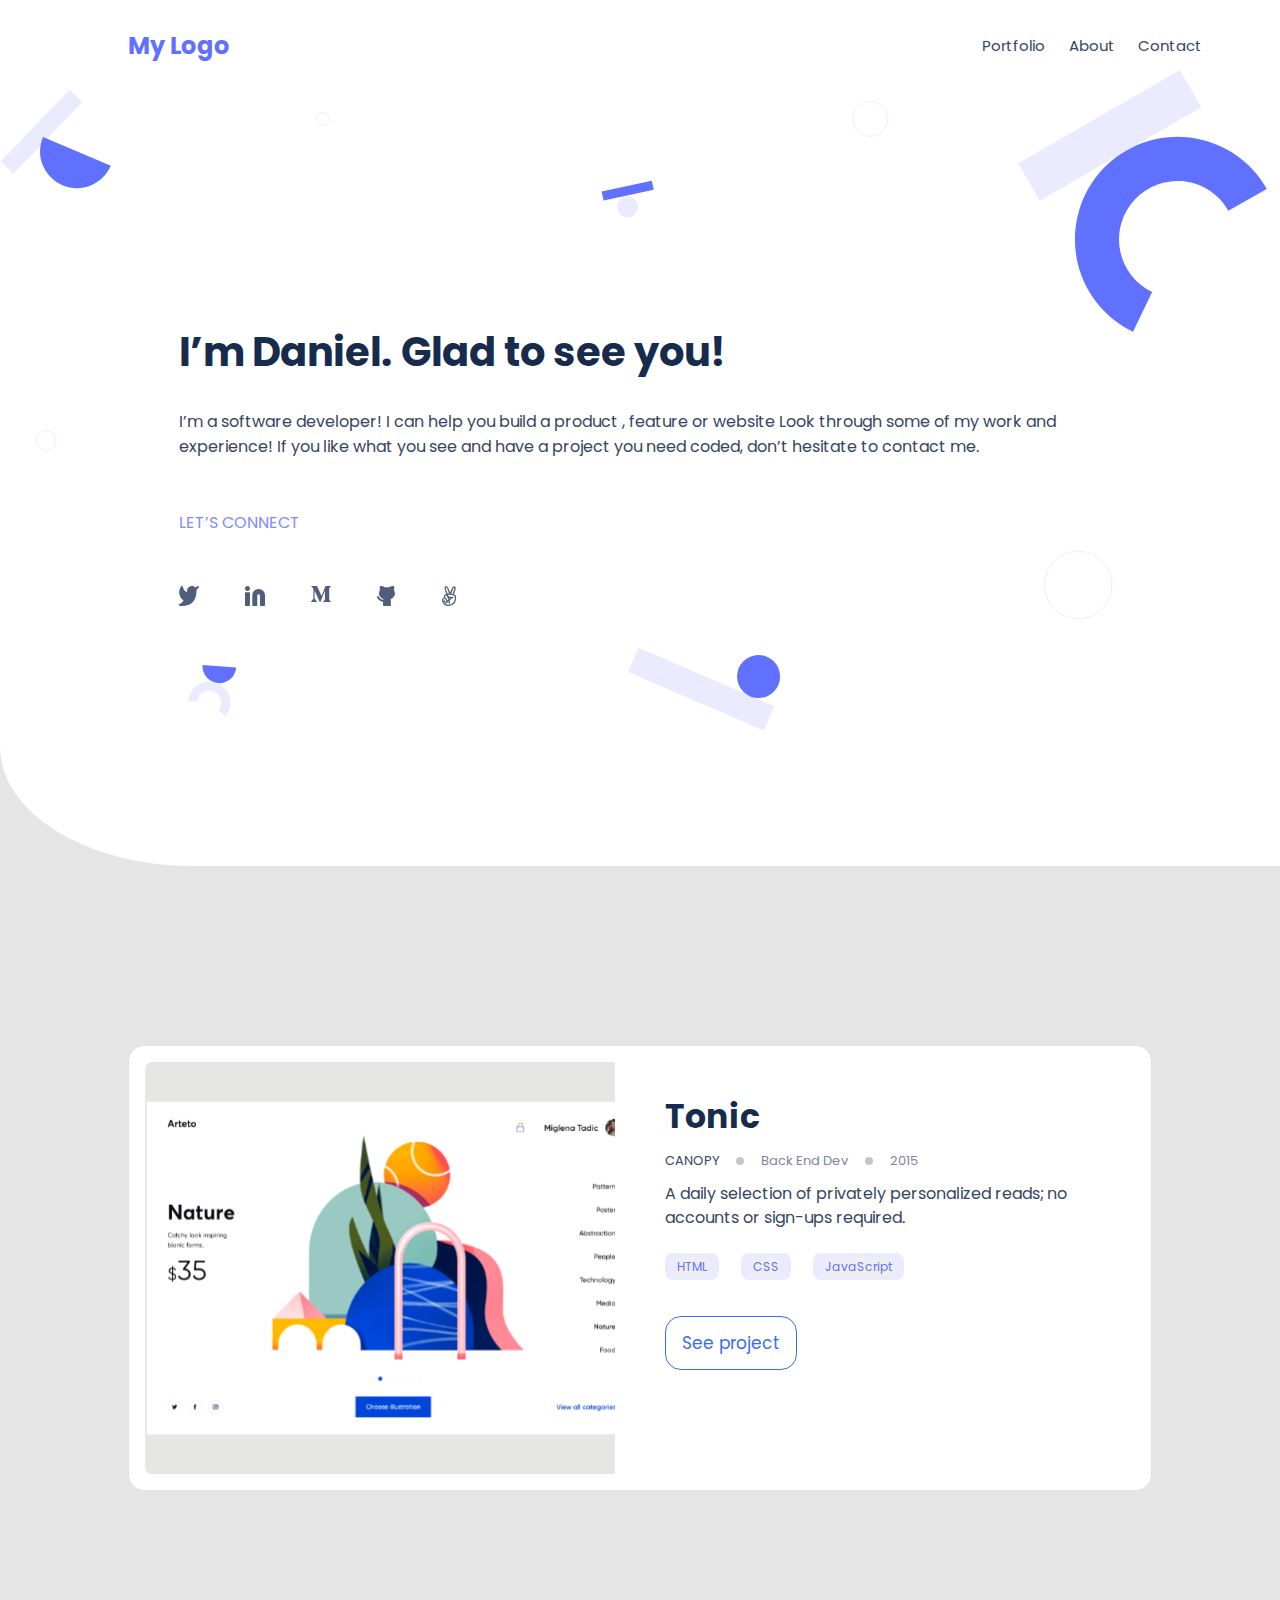
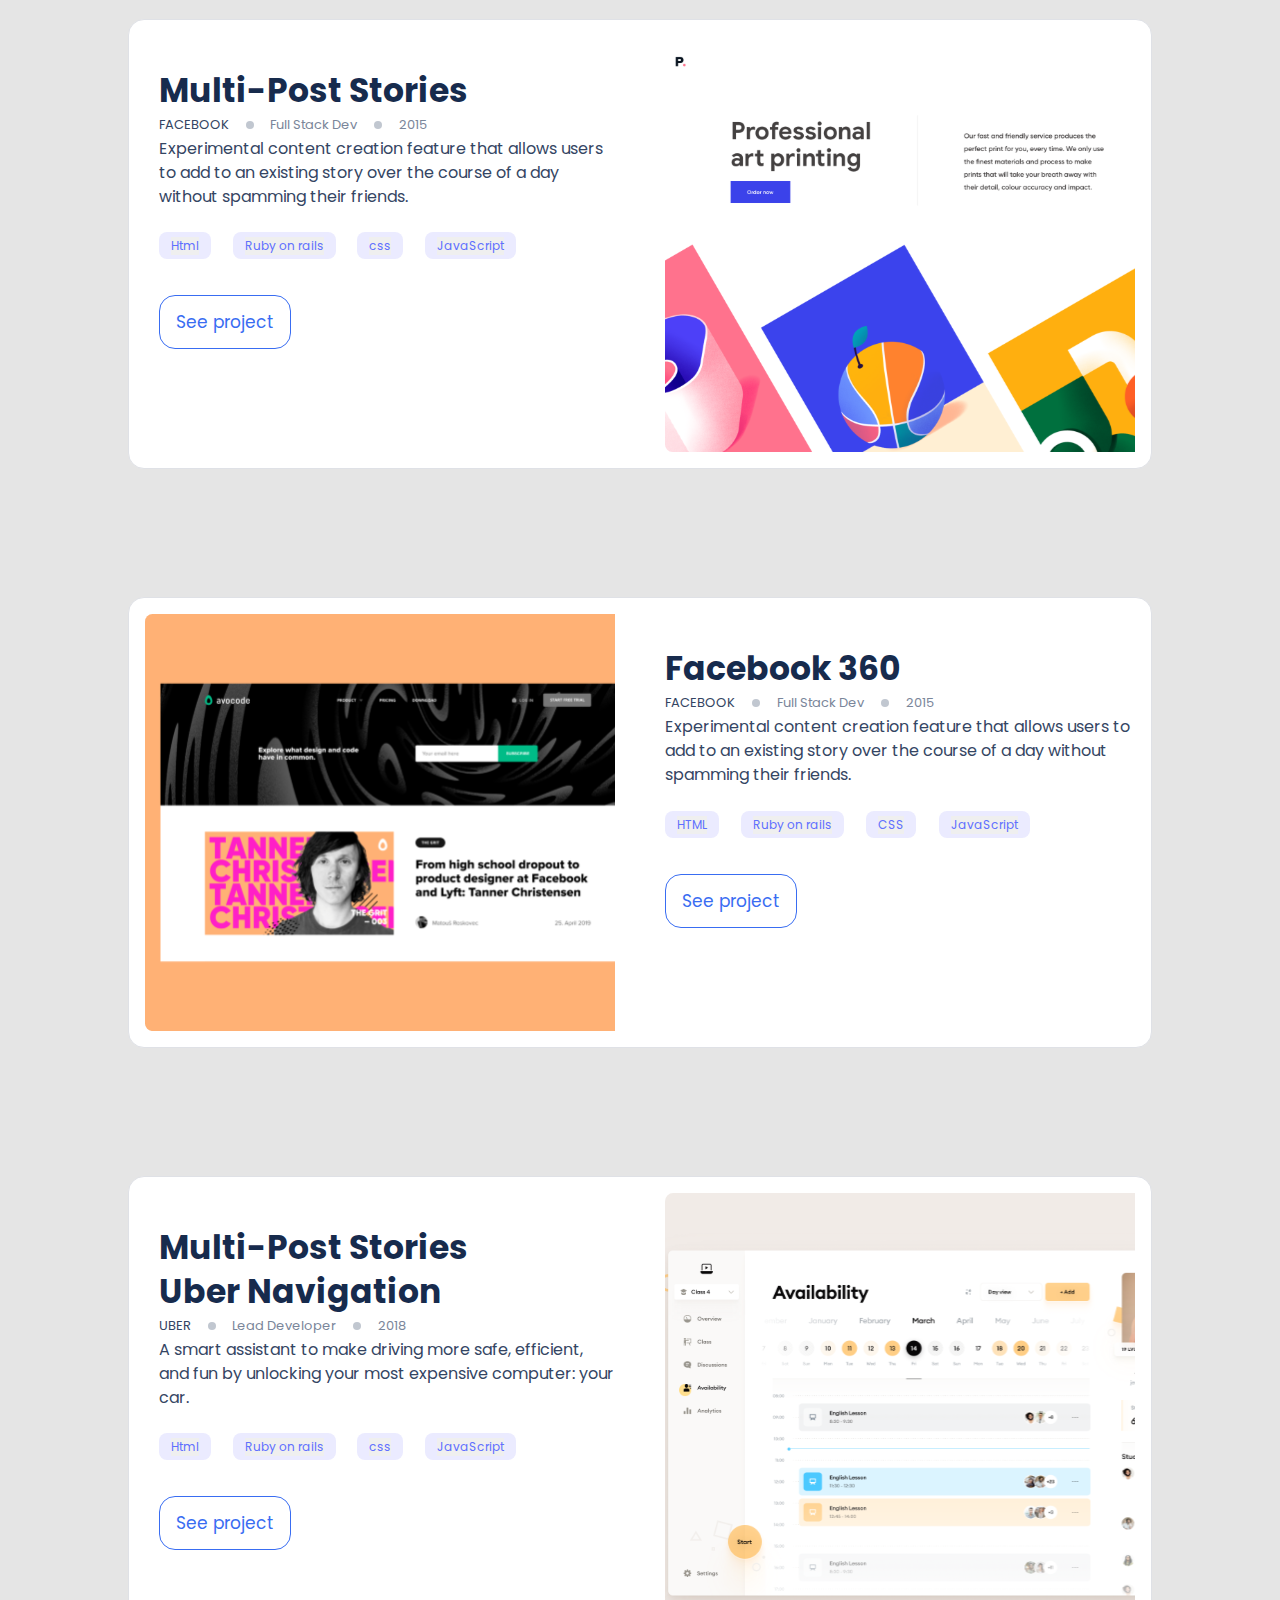
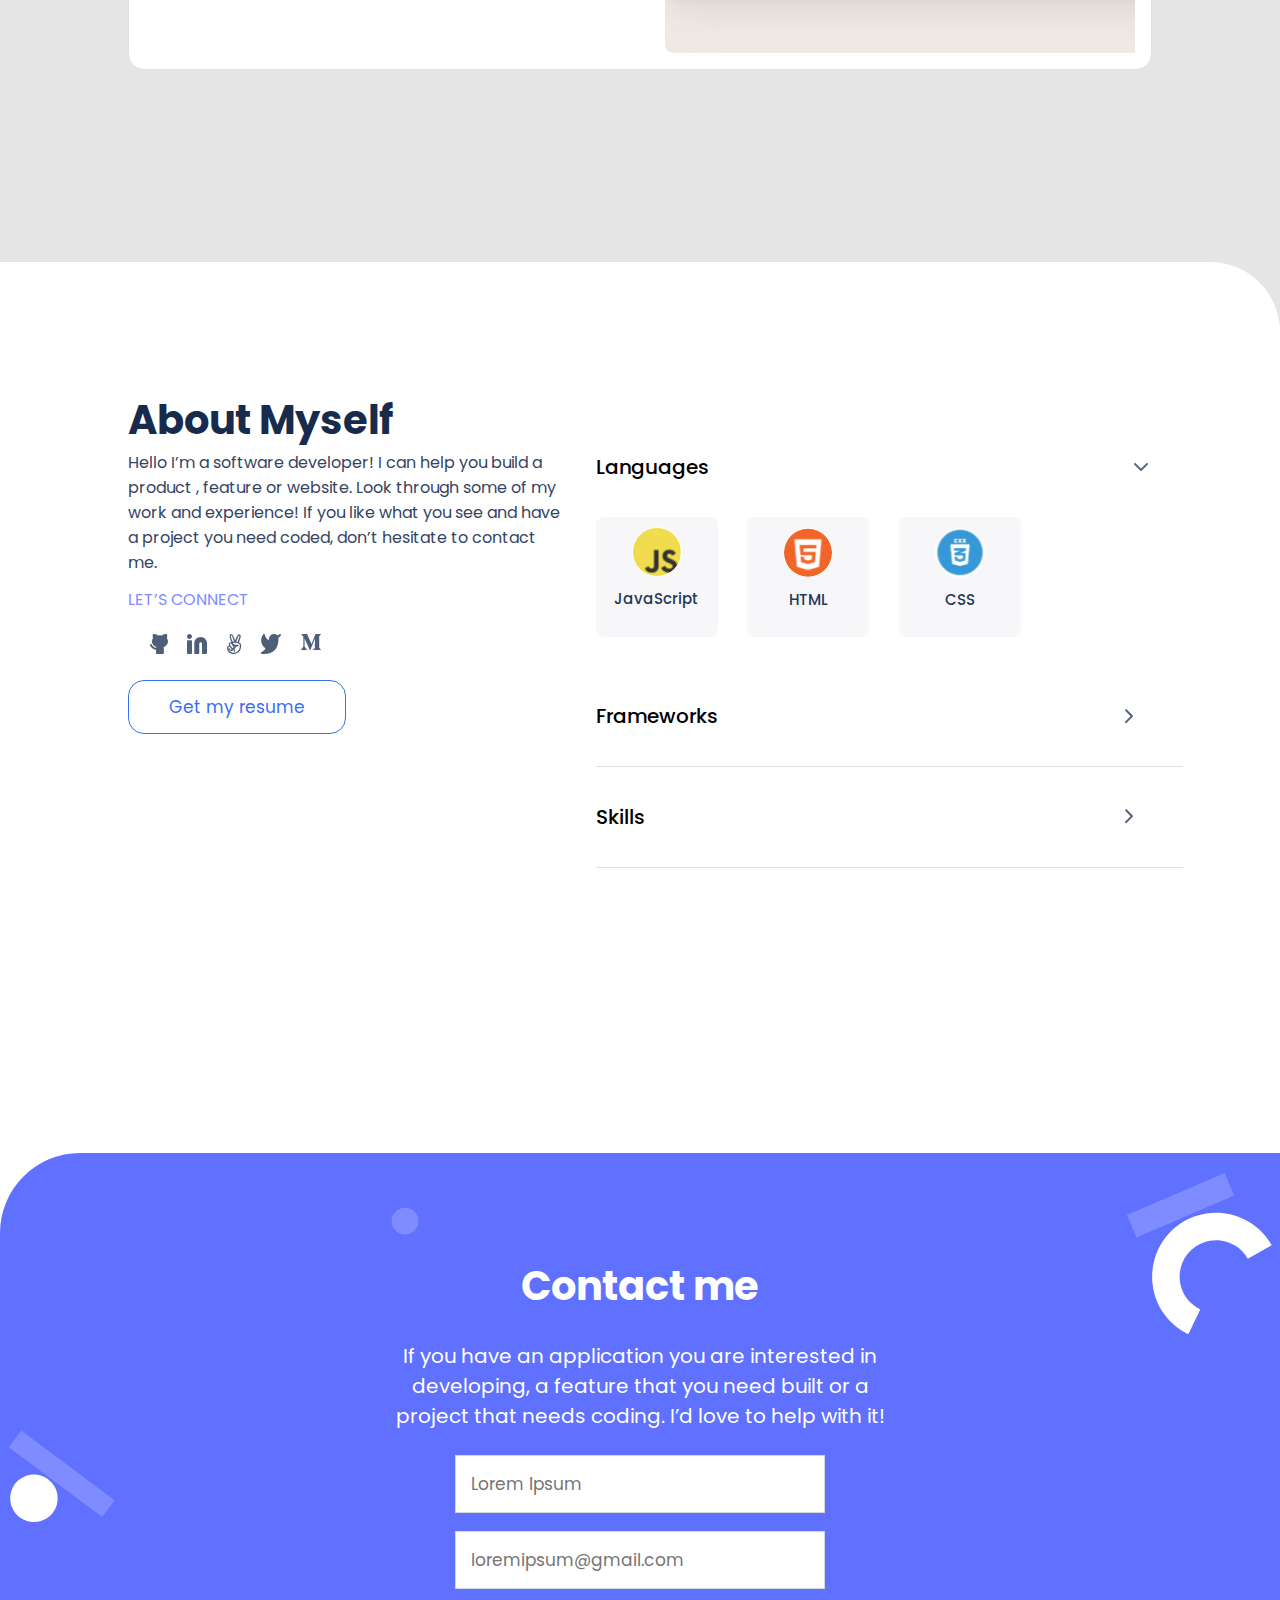
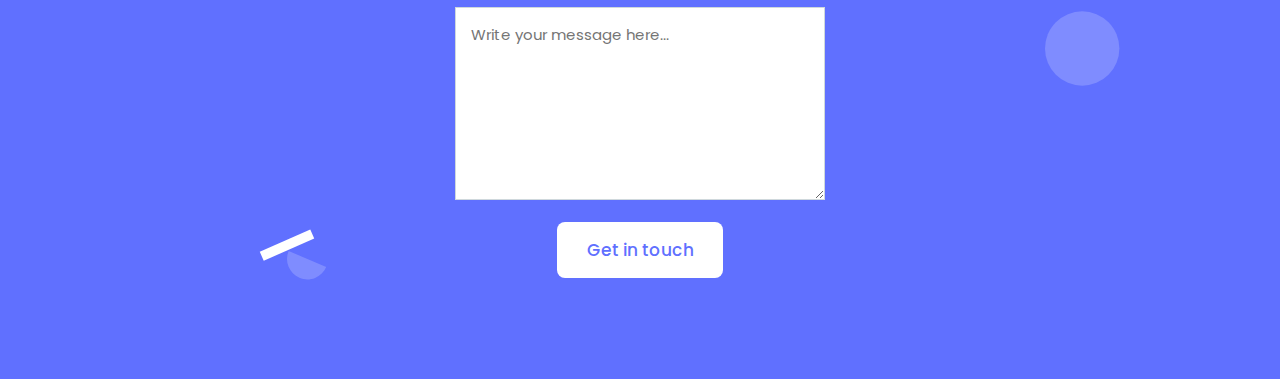
<file: index.html>
<!DOCTYPE html>
<html lang="en">

<head>
    <meta charset="UTF-8">
    <meta http-equiv="X-UA-Compatible" content="IE=edge">
    <meta name="viewport" content="width=device-width, initial-scale=1.0">
    <title>Portfolio</title>
    <link rel="stylesheet" href="./css/style.css">
    <link rel="preconnect" href="https://fonts.googleapis.com">
    <link rel="preconnect" href="https://fonts.gstatic.com" crossorigin>
    <link rel="preconnect" href="https://fonts.googleapis.com">
    <link rel="preconnect" href="https://fonts.gstatic.com" crossorigin>
    <link rel="preconnect" href="https://fonts.googleapis.com">
    <link rel="preconnect" href="https://fonts.gstatic.com" crossorigin>
    <link href="https://fonts.googleapis.com/css2?family=Poppins:wght@400;500;700&display=swap" rel="stylesheet">
</head>

<body>
    <header>
        <nav class="my-nav">
            <a href="#" class="logo-link">
                <div class="logo">
                    <h2>My Logo</h2>
                </div>
            </a>
            <div>
                <div class="menu-toggle">&#9776;</div>
            </div>
            <div class="nav-desktop">
              <ul>
                    <li>Portfolio</li>
                    <li>About</li>
                    <li>Contact</li>
                </ul>
            </div>
        </nav>
    </header>
    <section>
        <main class="container">
            <h1 class="title">
                I’m Daniel. Glad to see you!
            </h1>
            <p>
                I’m a software developer! I can help you build a product , feature or
                website Look through some of my work and experience! If you like what
                you see and have a project you need coded, don’t hesitate to contact
                me.
            </p>
            <h3>LET’S CONNECT</h3>
            <ul class="social-icon">
                <li class="icon">
                    <a href="https://twitter.com/">
                        <img src="./img/twitter.svg" alt="twitter logo">
                    </a>
                </li>
                <li class="icon">
                    <a href="https://linkedin.com/">
                        <img src="./img/linkedin.svg" alt="linkedin logo">
                    </a>
                </li>
                <li class="icon">
                    <a href="https://M.com/">
                        <img src="./img/M.svg" alt="M logo">
                    </a>
                </li>
                <li class="icon">
                    <a href="https://github.com/">
                        <img src="./img/github.svg" alt="twitter logo">
                    </a>
                </li>
                <li class="icon">
                    <a href="https://peace.com/">
                        <img src="./img/twofinger.svg" alt="twitter logo">
                    </a>
                </li>
            </ul>
        </main>
    </section>
    <section class="card-list">
        <div class="card">
            <div class="bg-img1">
                <img class="principal-img" src="./img/card1.svg" alt="Project image">
            </div>
        <div class="content-card-desktop">
            <h2>Tonic</h2>
            <p class="subtitle">
                CANOPY
                <span class="grey">
                    <img src="./img/period.svg" alt="Grey period in text">
                    Back End Dev
                    <img src="./img/period.svg" alt="Grey period in text">
                    2015
                </span>
            </p>
            <p>
                A daily selection of privately personalized reads; no accounts or
                sign-ups required.
            </p>
            <ul class="card-buttons">
                <li>
                    <button>HTML</button>
                </li>
                <li>
                    <button>CSS</button>
                </li>
                <li>
                    <button>JavaScript</button>
                </li>
            </ul>
            <div class="project-link-container">
            <a href="#" class="project-link">See project</a>
        </div>
        </div>
        </div>
        <div class="card">
            <div class="bg-img2" id="img2">
                <img class="principal-img" src="./img/card2.svg" alt="Project image">
            </div>
            <div class="content-card-desktop" id="content2">
            <h2 class="long-text">Multi-Post Stories</h2>
            <p class="subtitle" id="subtitle-card2">
                CANOPY
                <span class="grey">
                    <img src="./img/period.svg" alt="Grey period in text">
                    Back End Dev
                    <img src="./img/period.svg" alt="Grey period in text">
                    2015
                </span>
            </p>
            <p class="subtitle-desktop-card2">
                FACEBOOK
                <span class="grey">
                    <img src="./img/period.svg" alt="Grey period in text">
                    Full Stack Dev
                    <img src="./img/period.svg" alt="Grey period in text">
                    2015
                </span>
            </p>
            <p class="content-card2">
                A daily selection of privately personalized reads; no accounts or
                sign-ups required.
            </p>
            <p class="content-desktop-card2">
                Experimental content creation feature that allows users to add to an existing story over the course of a day without spamming their friends.
            </p>
            <ul class="card-buttons">
                <li>
                    <button>Html</button>
                </li>
                <li class="ruby-button">
                    <button>Ruby on rails</button>
                </li>
                <li>
                    <button>css</button>
                </li>
                <li>
                    <button>JavaScript</button>
                </li>
            </ul>
            <div class="project-link-container">
            <a href="#" class="project-link">See project</a>
        </div>
        </div>
        </div>
        <div class="card">
            <div class="bg-img3">
            <img class="principal-img" src="./img/card3.svg" alt="Project image">
        </div>
        <div class="content-card-desktop">
            <h2 class="subtitle-card3">Tonic</h2>
            <h2 class="subtitle-desktop-card3">Facebook 360</h2>
            <p class="subtitle" id="subtitle-card3">
                CANOPY
                <span class="grey">
                    <img src="./img/period.svg" alt="Grey period in text">
                    Back End Dev
                    <img src="./img/period.svg" alt="Grey period in text">
                    2015
                </span>
            </p>
            <p class="subtitle-desktop-card3">
                FACEBOOK
                <span class="grey">
                    <img src="./img/period.svg" alt="Grey period in text">
                    Full Stack Dev
                    <img src="./img/period.svg" alt="Grey period in text">
                    2015
                </span>
            </p>
            <p class="content-card3">
                A daily selection of privately personalized reads; no accounts or
                sign-ups required.
            </p>
            <p class="content-desktop-card3">
                Experimental content creation feature that allows users to add to an existing story over the course of a day without spamming their friends.
            </p>
            <ul class="card-buttons">
                <li>
                    <button>HTML</button>
                </li>
                <li class="ruby-button">
                    <button>Ruby on rails</button>
                </li>
                <li>
                    <button>CSS</button>
                </li>
                <li>
                    <button>JavaScript</button>
                </li>
            </ul>
            <div class="project-link-container">
            <a href="#" class="project-link">See project</a>
            </div>
        </div>
        </div>
        <div class="card">
            <div class="bg-img4" id="img2">
                <img class="principal-img" src="./img/card4.svg" alt="Project image">
            </div>
                <div class="content-card-desktop" id="content2">
            <h2 class="long-text">Multi-Post Stories</h2>
            <h2 class="subtitle-desktop-card4">Uber Navigation</h2>
            <p class="subtitle" id="subtitle-card4">
                CANOPY
                <span class="grey">
                    <img src="./img/period.svg" alt="Grey period in text">
                    Back End Dev
                    <img src="./img/period.svg" alt="Grey period in text">
                    2015
                </span>
            </p>
            <p class="subtitle-desktop-card4">
                UBER
                <span class="grey">
                    <img src="./img/period.svg" alt="Grey period in text">
                    Lead Developer
                    <img src="./img/period.svg" alt="Grey period in text">
                    2018
                </span>
            </p>
            <p class="content-card4">
                A daily selection of privately personalized reads; no accounts or
                sign-ups required.
            </p>
            <p class="content-desktop-card4">
                A smart assistant to make driving more safe, efficient, and fun by unlocking your most expensive computer: your car.
            </p>
            <ul class="card-buttons">
                <li>
                    <button>Html</button>
                </li>
                <li class="ruby-button">
                    <button>Ruby on rails</button>
                </li>
                <li>
                    <button>css</button>
                </li>
                <li>
                    <button>JavaScript</button>
                </li>
            </ul>
            <div class="project-link-container">
            <a href="#" class="project-link">See project</a>
        </div>
            </div>
        </div>
    </section>
    <section class="about-me">
        <div class="aboutme-desktop">
        <p class="title-about-me">
            About Myself
        </p>
        <p class="text-about-me">
            Hello I’m a software developer! I can help you build a product , feature
            or website. Look through some of my work and experience! If you like
            what you see and have a project you need coded, don’t hesitate to
            contact me.
        </p>
        <h3>LET’S CONNECT</h3>
        <ul class="ul-about-me">
            <li class="icon">
                <a href="https://github.com/">
                    <img src="./img/github.svg" alt="twitter logo">
                </a>
            </li>
            <li class="icon">
                <a href="https://linkedin.com/">
                    <img src="./img/linkedin.svg" alt="linkedin logo">
                </a>
            </li>
            <li class="icon">
                <a href="https://peace.com/">
                    <img src="./img/twofinger.svg" alt="twitter logo">
                </a>
            </li>
            <li class="icon">
                <a href="https://twitter.com/">
                    <img src="./img/twitter.svg" alt="twitter logo">
                </a>
            </li>
            <li class="icon">
                <a href="https://M.com/">
                    <img src="./img/M.svg" alt="M logo">
                </a>
            </li>
        </ul>
        <button class="button-about-me">Get my resume</button>
        </div>
        <ul class="languages-skill">
            <li class="developer-languages-title">
                <p class="subtitle-about-me">Languages</p>
                <img src="./img/down.svg" alt="Right arrow">
            <li>
                <ul class="developer-languages">
                    <li class="items-developer-languages">
                        <img src="./img/js.svg" alt="">
                        JavaScript
                    </li>
                    <li class="items-developer-languages">
                        <img src="./img/html.svg" alt="">
                        HTML
                    </li>
                    <li class="items-developer-languages">
                        <img src="./img/css.svg" alt="">
                        CSS
                    </li>
                </ul>
            </li>
            </li>
            <li class="developer-languages-title">
                <p class="subtitle-about-me">Frameworks</p>
                <img src="./img/rigth.svg" alt="rigth_arrow">
            </li>
            <li>
                <div class="line"></div>
            </li>
            <li class="developer-languages-title">
                <p class="subtitle-about-me">Skills</p>
                <img src="./img/rigth.svg" alt="rigth_arrow">
            </li>
            <li>
                <div class="line"></div>
            </li>
        </ul>
    </section>

    <section class="contact-me-bg">
        <div class="contact-me">
            <p class="title-contact-me">Contact me</p>
            <p class="text-contact-me">
                If you have an application you are interested in developing, a feature
                that you need built or a project that needs coding. I’d love to help
                with it!
            </p>
            <form class="form-contact-me" action="https://formspree.io/f/mayzvngy" method="POST">
                <ul class="form-list">
                  <li>
                    <input class="input-contact-me" type="text" name="name" placeholder="Lorem Ipsum" maxlength="30" required pattern="[a-zA-Z\s]{1,30}" />
                  </li>
                  <li>
                    <input class="input-contact-me" type="email" name="email" placeholder="loremipsum@gmail.com" required pattern="[a-z0-9._%+-]+@[a-z0-9.-]+\.[a-z]{2,}$" />
                  </li>
                  <li>
                    <textarea class="input-contact-me" name="message" id="id-textarea" cols="30" rows="7" placeholder="Write your message here..." maxlength="500" required></textarea>
                  </li>
                  <li class="button-container-desktop">
                    <button class="button-form" type="submit">
                      Get in touch
                    </button>
                  </li>
                </ul>
              </form>
        </div>
    </section>
</body>
</html>
</file>
<file: css/style.css>
* {
  margin: 0;
  padding: 0;
  border: 0;
  outline: 0;
  box-sizing: border-box;
  list-style: none;
  text-decoration: none;
}

body {
  background-color: #e5e5e5;
  margin-bottom: 0;
  gap: 0;
}

header::before {
  content: '';
  display: block;
  height: 20px;
  background-color: #fff;
}

.my-nav {
  display: flex;
  background-color: #fff;
  height: 50px;
  justify-content: space-between;
  align-items: center;
  padding: 0 20px;
}

.my-nav h2 {
  color: #6070ff;
  font-family: 'Poppins', sans-serif;
  animation: spin 4s;
}

@keyframes spin {
  0% {
    transform: rotate(0deg);
  }

  100% {
    transform: rotate(360deg);
  }
}

.menu-toggle {
  color: #6070ff;
  font-size: 25px;
}

.container {
  background-image: url(../img/header-shapes-mobile@2x.svg);
  border-bottom-left-radius: 15%;
  background-color: white;
  width: 100%;
  background-repeat: no-repeat;
  background-size: cover;
}

.container h1 {
  font-family: 'Poppins', sans-serif;
  padding-top: 25%;
  padding-right: 10%;
  margin-left: 5%;
  margin-right: 5%;
  font-size: 40px;
  color: #172b4d;
  line-height: 52px;
}

.container p {
  font-family: 'Poppins', sans-serif;
  padding: 3% 5% 5% 5%;
  text-align: left;
  color: #344563;
}

.container h3 {
  font-family: 'Poppins', sans-serif;
  color: #7f8cff;
  margin-left: 5%;
  font-size: 16px;
  font-weight: normal;
}

ul {
  display: flex;
  gap: 5%;
  margin: 5%;
  padding-bottom: 25%;
}

.card-list {
  display: grid;
}

.card {
  height: auto;
  display: flex;
  flex-direction: column;
  padding: 16px;
  gap: 12px;
  background-color: #fff;
  border-radius: 16px;
  border: 1px solid #dfe1e6;
  overflow: hidden;
  margin: 25% 5% 0 5%;
}

.principal-img {
  width: 100%;
}

.card h2 {
  font-family: 'Poppins', sans-serif;
  font-size: 33px;
  font-style: normal;
  font-weight: 700;
  line-height: 44px;
  color: #172b4d;
  text-align: left;
}

.long-text {
  padding-right: 10px;
}

.subtitle {
  font-family: 'Poppins', sans-serif;
  font-size: 13px;
  font-style: normal;
  color: #344563;
  line-height: 16px;
}

.grey {
  color: #7a869a;
}

.grey img {
  margin: 0 3% 0 3%;
}

.card p {
  font-family: 'Poppins', sans-serif;
  font-style: normal;
  line-height: 24px;
  color: #344563;
}

.card-buttons {
  display: flex;
  flex-direction: row;
  margin-left: 0;
  padding-bottom: 0;
}

.card-buttons li {
  padding: 4px 12px;
  background-color: #ebebff;
  border-radius: 8px;
}

.card-buttons li button {
  font-family: 'Poppins', sans-serif;
  font-size: 12px;
  color: #6070ff;
}

.ruby-button {
  display: none;
}

.subtitle-desktop-card2 {
  display: none;
}

.content-desktop-card2 {
  display: none;
}

.subtitle-desktop-card3 {
  display: none;
}

.content-desktop-card3 {
  display: none;
}

.subtitle-desktop-card4 {
  display: none;
}

.content-desktop-card4 {
  display: none;
}

.social-icon {
  transition: all 2s;
  }

.project-link {
  font-family: 'Poppins', sans-serif;
  background-color: #fff;
  color: #396df2;
  font-size: 17px;
  padding: 14px 16px 14px 16px;
  border: 1px solid #396df2;
  text-align: center;
  border-radius: 16px;
  margin-top: 30px;
  cursor: pointer;
  transition: background-color 0.3s ease-in-out, color 0.3s ease-in-out, border-color 0.3s ease-in-out;
}

.project-link-container {
  margin-top: 50px;
}

.project-link:hover {
  background-color: #396df2;
  color: #fff;
  border-color: #fff;
}

.project-link:active {
  background-color: #264a94;
  border-color: #fff;
}

.about-me {
  border-top-right-radius: 70px;
  background-color: white;
  margin-top: 25%;
  padding: 30% 5% 30% 5%;
}

.title-about-me {
  font-family: 'Poppins', sans-serif;
  font-style: normal;
  font-weight: 700;
  font-size: 40px;
  color: #172b4d;
}

.text-about-me {
  font-family: 'Poppins', sans-serif;
  font-style: normal;
  font-weight: 400;
  font-size: 16px;
  color: #344563;
}

.about-me h3 {
  font-family: 'Poppins', sans-serif;
  color: #7f8cff;
  font-size: 16px;
  font-weight: normal;
  margin-top: 12px;
}

.ul-about-me {
  display: flex;
  gap: 5%;
  margin: 5%;
  padding-bottom: 0;
}

.button-about-me {
  width: 50%;
  font-family: 'Poppins', sans-serif;
  background-color: #fff;
  color: #396df2;
  font-size: 17px;
  padding: 13px 0 13px 0;
  border: 1px solid #396df2;
  text-align: center;
  border-radius: 16px;
  margin-bottom: 5%;
  cursor: pointer;
  transition: background-color 0.3s ease-in-out, color 0.3s ease-in-out, border-color 0.3s ease-in-out;
}

.button-about-me:hover {
  background-color: #396df2;
  color: #fff;
  border-color: #fff;
}

.button-about-me:active {
  background-color: #264a94;
  border-color: #fff;
}

.subtitle-about-me {
  font-family: 'Poppins', sans-serif;
  font-style: normal;
  font-size: 20px;
  font-weight: 500;
  color: black;
}

.languages-skill {
  display: flex;
  flex-direction: column;
}

.developer-languages-title {
  display: flex;
  flex-direction: row;
  justify-content: space-between;
  align-items: center;
  padding: 5% 0 5% 0;
  margin-right: 35px;
}

.developer-languages {
  display: flex;
  flex-direction: column;
  margin: 5px 0 0 0;
  padding-bottom: 0;
}

.items-developer-languages {
  display: flex;
  align-items: center;
  gap: 10px;
  font-family: 'Poppins', sans-serif;
  font-size: 15px;
  font-weight: 500;
  color: #253858;
  background-color: #f7f7f9;
  margin-bottom: 5%;
  border-radius: 8px;
  padding: 10px;
  margin-left: 0;
}

.line {
  border-top: 1px solid #dfe1e6;
  width: 100%;
}

.contact-me-bg {
  background-color: #fff;
}

.title-contact-me {
  font-family: 'Poppins', sans-serif;
  font-style: normal;
  font-size: 40px;
  font-weight: 700;
  color: #fff;
  text-align: center;
}

.text-contact-me {
  font-family: 'Poppins', sans-serif;
  font-style: normal;
  font-size: 20px;
  font-weight: 400;
  color: #fff;
  text-align: center;
}

.form-contact-me {
  margin-top: 10%;
}

.form-list {
  display: flex;
  flex-direction: column;
  list-style: none;
  padding: 0;
  margin: 0;
}

.form-list li {
  margin-bottom: 5%;
}

.input-contact-me {
  border: 1px solid #cfd8dc;
  border-radius: 8px;
  font-family: 'Poppins', sans-serif;
  font-style: normal;
  font-size: 17px;
  font-weight: 400;
  color: #172b4d;
  text-align: left;
  width: 100%;
  padding: 4%;
}

#id-textarea {
  color: #b3bac5;
  font-size: 15px;
  padding-right: 30%;
}

.button-form {
  width: 45%;
  background-color: #fff;
  border-radius: 8px;
  font-family: 'Poppins', sans-serif;
  font-size: 17px;
  font-weight: 500;
  color: #6070ff;
  padding: 15px 8px 15px 8px;
  margin-bottom: 10%;
  cursor: pointer;
  transition: background-color 0.3s ease-in-out, color 0.3s ease-in-out, border-color 0.3s ease-in-out;
}

.button-form:hover {
  background-color: #6070ff;
  color: #fff;
  border-color: #fff;
}

.button-form:active {
  background-color: #264a94;
  border-color: #fff;
}

.contact-me {
  padding: 103px 24px 45px;
  border-top-left-radius: 80px;
  background-color: #6070ff;
  background-image: url(../img/last.svg);
  background-repeat: no-repeat;
  background-position: right 20px;
  background-size: 100%;
}

.nav-desktop {
  padding: 10%;
  display: none;
  color: #344563;
}

.nav-desktop ul {
  font-family: 'Poppins', sans-serif;
  font-style: normal;
  font-size: 15px;
  display: flex;
  align-items: center;
  gap: 15%;
  padding-top: 25%;
}

.content-card-desktop {
  padding-bottom: 10%;
}

@media screen and (min-width: 768px) {
  .menu-toggle {
    display: none;
  }

  .my-nav {
    padding-left: 10%;
  }

  .nav-desktop ul li {
    position: relative;
    display: inline-block;
  }

  .nav-desktop ul li:hover::after {
    content: "";
    position: absolute;
    left: 0;
    bottom: -2px;
    width: 100%;
    height: 3px;
    background-color: #396df2;
    transition: width 0.5s ease;
  }

  .card {
    height: auto;
    display: grid;
    grid-template-columns: repeat(2, 1fr);
    padding: 16px;
    gap: 5%;
    background-color: #fff;
    border-radius: 16px;
    border: 1px solid #dfe1e6;
    overflow: hidden;
    margin: 10% 10% 0 10%;
  }

  .content-card-desktop {
    padding-top: 7%;
    margin-bottom: 15%;
  }

  .subtitle {
    padding: 2% 0 2% 0;
  }

  #img2 {
    grid-row: 1;
    grid-column: 2;
  }

  #content2 {
    grid-row: 1;
    grid-column: 1;
    margin-left: 3%;
  }

  .about-me {
    display: grid;
    grid-template-columns: 40% 60%;
    border-top-right-radius: 70px;
    background-color: white;
    margin: 15% 0 0 0;
    padding: 10% 5% 7% 10%;
  }

  .items-developer-languages {
    display: flex;
    flex-direction: column;
    gap: 10px;
    font-family: 'Poppins', sans-serif;
    font-size: 15px;
    font-weight: 500;
    color: #253858;
    background-color: #f7f7f9;
    margin-bottom: 5%;
    border-radius: 8px;
    width: 122px;
    height: 120px;
    margin-left: 0;
  }

  .developer-languages {
    display: flex;
    flex-direction: row;
    margin: 5px 0 0 0;
    text-align: left;
  }

  .principal-img {
    display: none;
  }

  .bg-img1 {
    background-image: url('../img/img1_desk.svg');
    background-size: cover;
    width: 100%;
    background-repeat: no-repeat;
  }

  .bg-img1:hover {
    transform: scale(1.1);
  }

  .bg-img2 {
    background-image: url('../img/img2_desk.svg');
    background-size: cover;
    width: 100%;
    background-repeat: no-repeat;
  }

  .bg-img2:hover {
    transform: scale(1.1);
  }

  .ruby-button {
    display: block;
  }

  .subtitle-desktop-card2 {
    display: block;
    font-family: 'Poppins', sans-serif;
    font-size: 13px;
    font-style: normal;
    color: #344563;
    line-height: 16px;
  }

  #subtitle-card2 {
    display: none;
  }

  .content-desktop-card2 {
    display: block;
  }

  .content-card2 {
    display: none;
  }

  .bg-img3 {
    background-image: url('../img/img3_desk.svg');
    background-size: cover;
    width: 100%;
    background-repeat: no-repeat;
  }

  .bg-img3:hover {
    transform: scale(1.1);
  }

  .subtitle-card3 {
    display: none;
  }

  #subtitle-card3 {
    display: none;
  }

  .subtitle-desktop-card3 {
    display: block;
    font-family: 'Poppins', sans-serif;
    font-size: 13px;
    font-style: normal;
    color: #344563;
    line-height: 16px;
  }

  .content-card3 {
    display: none;
  }

  .content-desktop-card3 {
    display: block;
  }

  .bg-img4 {
    background-image: url('../img/img4_desk.svg');
    background-size: cover;
    width: 100%;
    background-repeat: no-repeat;
  }

  .bg-img4:hover {
    transform: scale(1.1);
  }

  #subtitle-card4 {
    display: none;
  }

  .subtitle-desktop-card4 {
    display: block;
    font-family: 'Poppins', sans-serif;
    font-size: 13px;
    font-style: normal;
    color: #344563;
    line-height: 16px;
  }

  .content-card4 {
    display: none;
  }

  .content-desktop-card4 {
    display: block;
  }

  .contact-me {
    display: flex;
    flex-direction: column;
    justify-content: center;
    align-items: center;
  }

  .text-contact-me {
    margin: 2% 30% 0 30%;
  }

  .form-contact-me {
    margin-top: 2%;
    width: 30%;
  }

  .input-contact-me {
    border-radius: 0;
  }

  .button-container-desktop {
    text-align: center;
  }

  .nav-desktop {
    display: block;
  }

  .card:hover {
    border: 2px solid #a7aeff;
    box-shadow: 2px 40px 10px rgba(0, 0, 0, 0.03);
  }

  .container {
    background-image: url(../img/first.svg);
    border-bottom-left-radius: 15%;
    background-color: white;
    background-repeat: no-repeat;
    background-size: 100%;
    padding: 0 10% 0 10%;
  }

  .input-contact-me:hover {
    transform: translateX(10px);
  }
}
</file>
